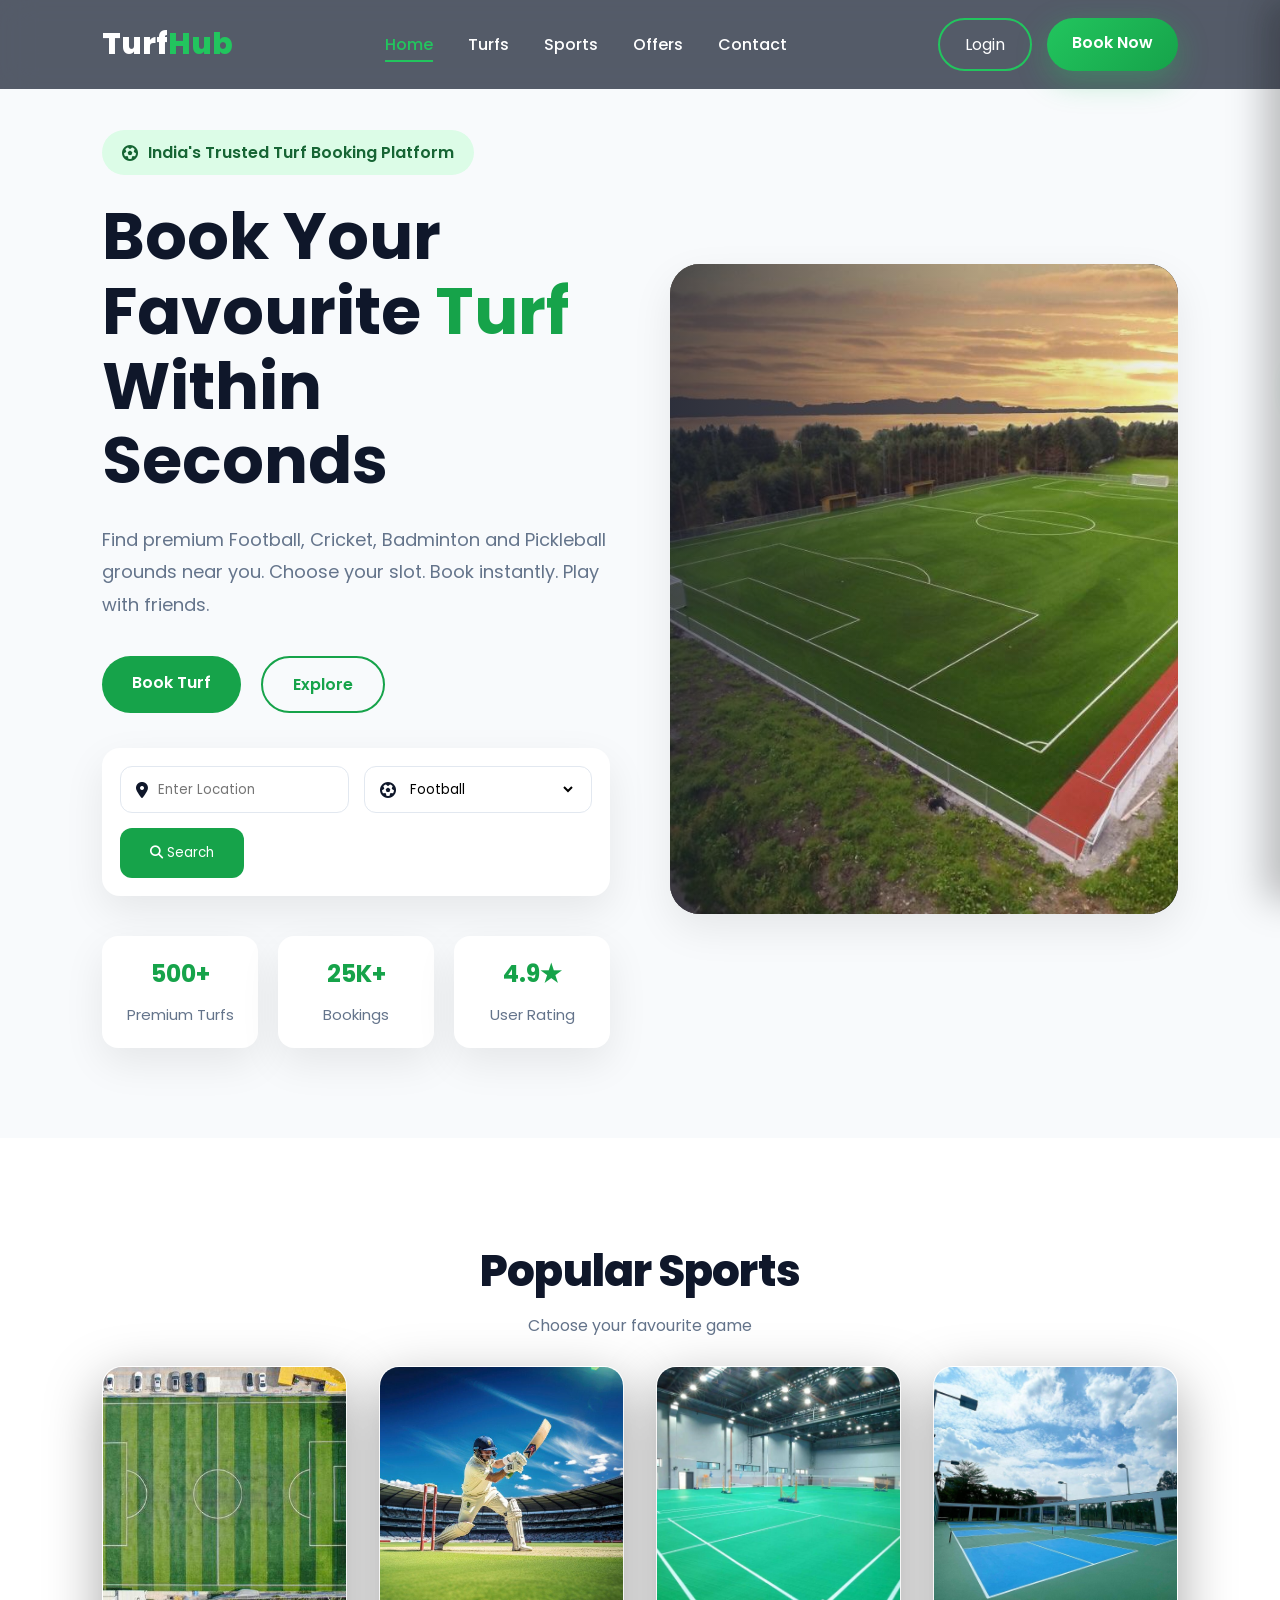
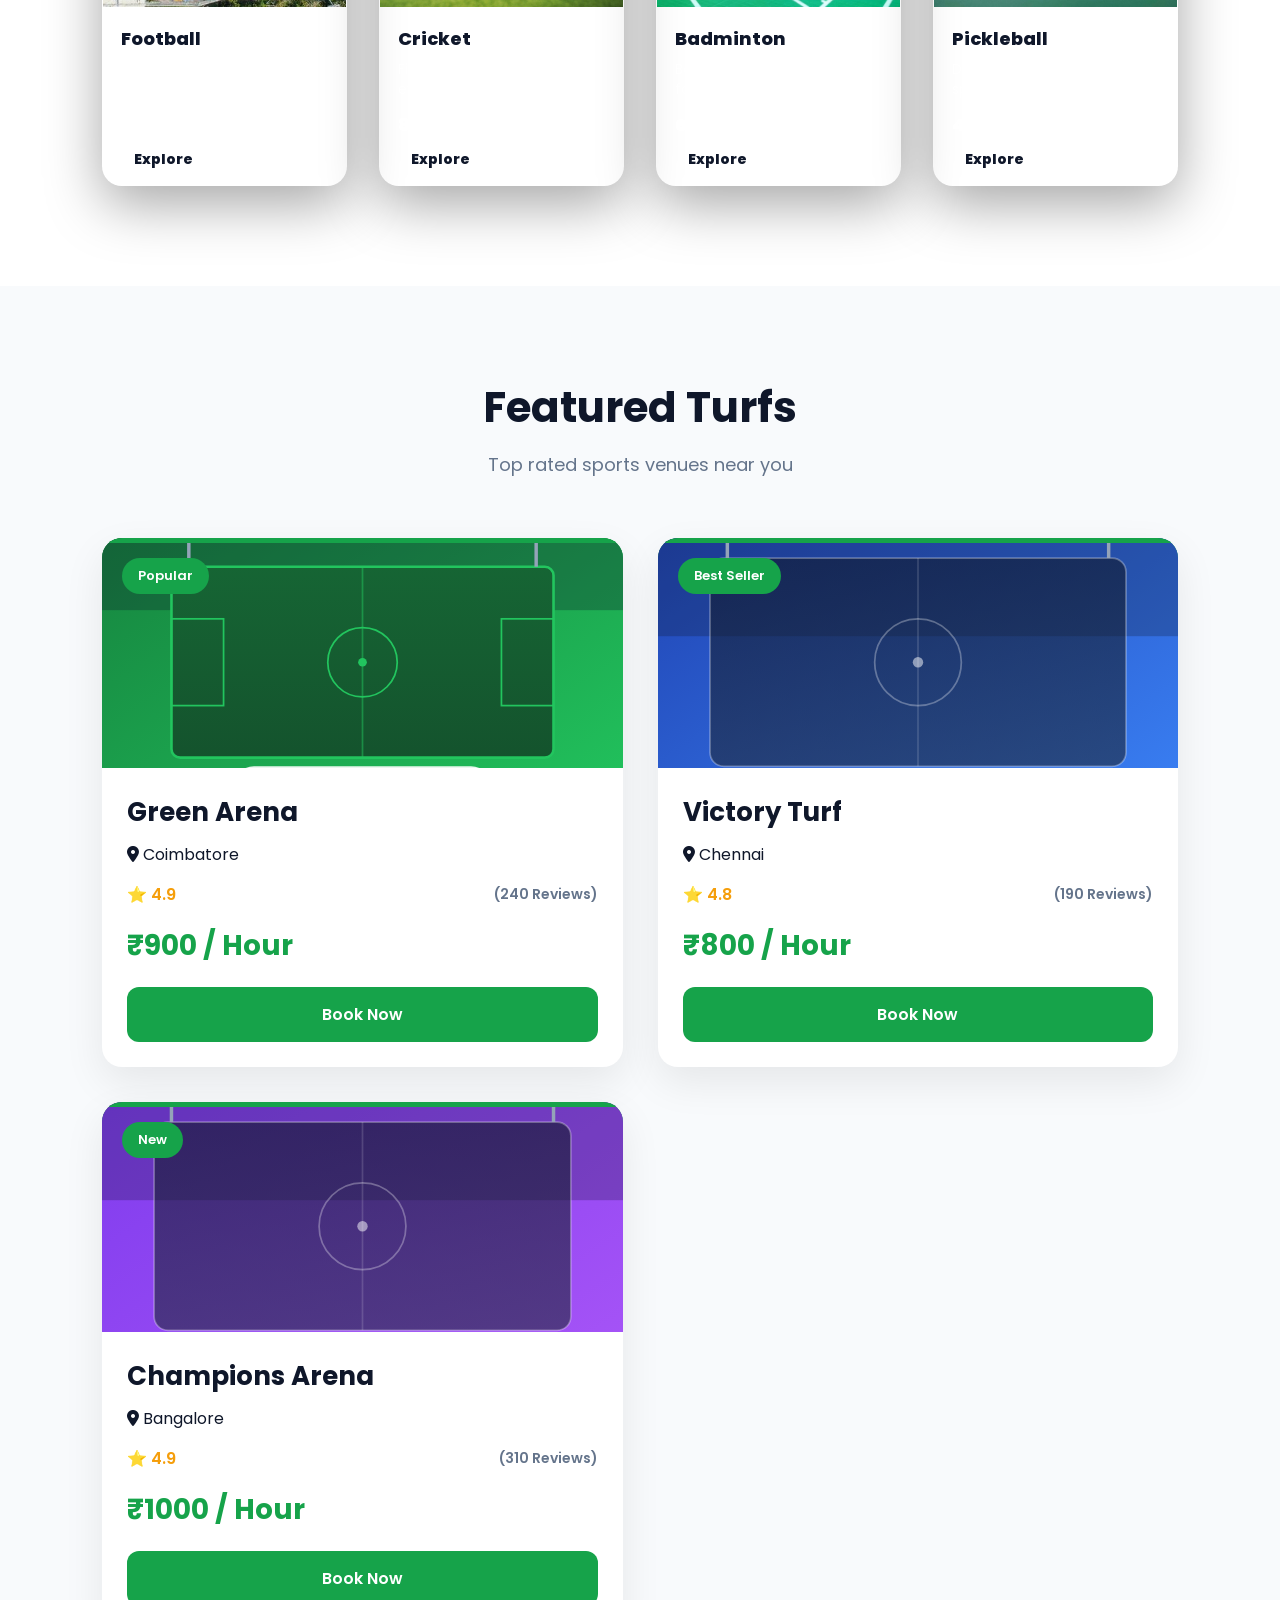
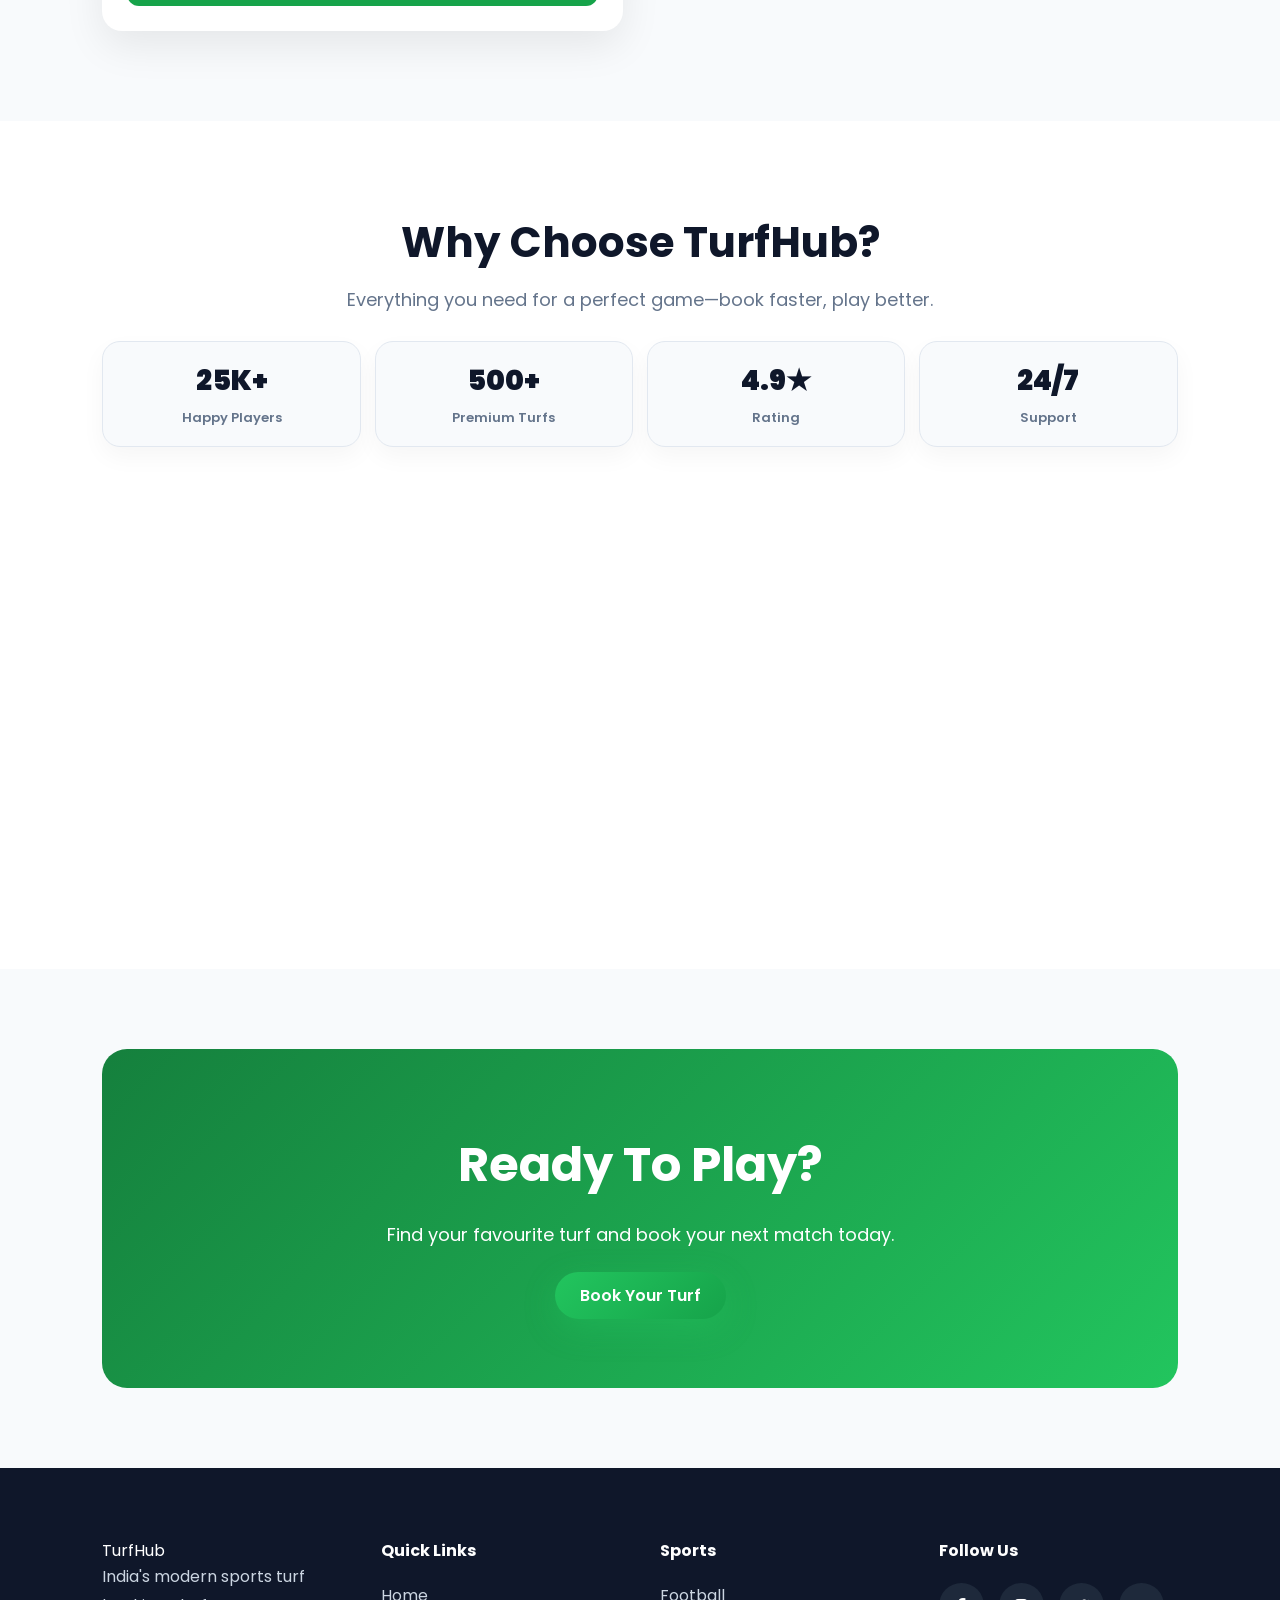
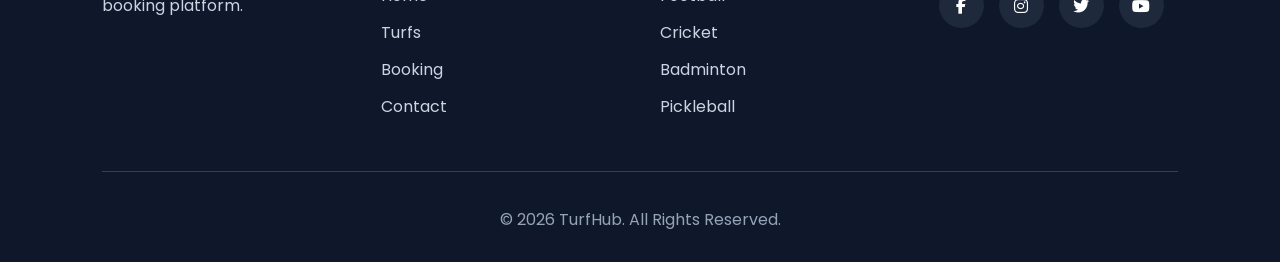
<file: index.html>
<!DOCTYPE html>
<html lang="en">

<head>

<meta charset="UTF-8">
<meta name="viewport" content="width=device-width, initial-scale=1.0">

<title>TurfHub | Premium Turf Booking</title>

<link rel="stylesheet" href="css/style.css">

<link rel="preconnect" href="https://fonts.googleapis.com">

<link href="https://fonts.googleapis.com/css2?family=Poppins:wght@300;400;500;600;700;800&display=swap" rel="stylesheet">

<link rel="stylesheet"
href="https://cdnjs.cloudflare.com/ajax/libs/font-awesome/6.6.0/css/all.min.css">

</head>

<body>

<!-- ================= NAVBAR ================= -->

<header>

<nav class="navbar">

<div class="logo">

Turf<span>Hub</span>

</div>

<!-- Desktop links -->
<ul class="nav-links">

<li><a href="#" data-active-href="index.html">Home</a></li>

<li><a href="turfs.html">Turfs</a></li>

<li><a href="#" data-active-href="#">Sports</a></li>

<li><a href="#" data-active-href="#">Offers</a></li>

<li><a href="#" data-active-href="#">Contact</a></li>

</ul>

<div class="nav-btns">

<a href="login.html" class="login-btn">Login</a>

<a href="booking.html" class="book-btn">

Book Now

</a>

</div>

<!-- Mobile drawer controls -->
<button
  class="nav-toggle"
  type="button"
  aria-label="Open navigation menu"
  aria-expanded="false"
  aria-controls="nav-drawer"
>
  <span class="burger" aria-hidden="true">
    <span></span>
    <span></span>
    <span></span>
  </span>
</button>

<div class="nav-backdrop" aria-hidden="true"></div>

<aside id="nav-drawer" class="nav-drawer" aria-label="Mobile navigation">

  <ul class="nav-links">

    <li><a href="#" data-active-href="index.html">Home</a></li>

    <li><a href="turfs.html">Turfs</a></li>

    <li><a href="#" data-active-href="#">Sports</a></li>

    <li><a href="#" data-active-href="#">Offers</a></li>

    <li><a href="#" data-active-href="#">Contact</a></li>

  </ul>

  <div class="nav-btns">

    <a href="login.html" class="login-btn">Login</a>

    <a href="booking.html" class="book-btn">Book Now</a>

  </div>

</aside>

</nav>

</header>

<!-- ================= HERO ================= -->

<section class="hero">

<div class="hero-left">

<div class="hero-tag">

<i class="fa-solid fa-futbol"></i>

India's Trusted Turf Booking Platform

</div>

<h1>

Book Your Favourite
<span>Turf</span>

Within Seconds

</h1>

<p>

Find premium Football, Cricket, Badminton and Pickleball
grounds near you.

Choose your slot.

Book instantly.

Play with friends.

</p>

<div class="hero-buttons">

<a href="#" class="primary-btn">

Book Turf

</a>

<a href="#" class="secondary-btn">

Explore

</a>

</div>

<div class="search-box">

<div class="search-item">

<i class="fa-solid fa-location-dot"></i>

<input
type="text"
placeholder="Enter Location">

</div>

<div class="search-item">

<i class="fa-solid fa-futbol"></i>

<select>

<option>Football</option>

<option>Cricket</option>

<option>Badminton</option>

<option>Pickleball</option>

</select>

</div>

<button>

<i class="fa-solid fa-magnifying-glass"></i>

Search

</button>

</div>

<div class="hero-stats">

<div class="stat-card">

<h2>500+</h2>

<p>Premium Turfs</p>

</div>

<div class="stat-card">

<h2>25K+</h2>

<p>Bookings</p>

</div>

<div class="stat-card">

<h2>4.9★</h2>

<p>User Rating</p>

</div>

</div>

</div>

<div class="hero-right">

  <!-- Premium hero image (local). Replace later by swapping images/hero/hero-banner.jpg -->
  <div class="hero-image">

    <!-- Fallback: use a local sports image if hero-banner.jpg is unavailable -->
    <picture>
      <source srcset="images/hero/hero-banner.jpg" type="image/jpeg">
      <img
        src="images/hero/hero-banner.jpg"
        alt="Football, cricket, badminton and pickleball players enjoying sports on modern turf facilities"
        loading="eager"
      />
    </picture>

    <div class="hero-image__overlay" aria-hidden="true"></div>

  </div>

</div>

</section>

<!-- ================= SPORTS ================= -->

<section class="sports">

<div class="sports-header">
  <h2 class="sports-title">Popular Sports</h2>
  <p class="sports-subtitle">Choose your favourite game</p>
</div>

<div class="sports-grid">

  <a class="sport-card" href="turfs.html?sport=football" aria-label="Explore Football">
    <div class="sport-card__media">
      <img src="images/sports/football.jpg" alt="Football" />
      <div class="sport-card__overlay"></div>
    </div>

    <div class="sport-card__body">
      <h3 class="sport-card__name">Football</h3>
      <p class="sport-card__desc">Book verified football grounds near you.</p>
      <div class="sport-card__meta">
        <span class="sport-card__meta-value">120+</span>
        <span class="sport-card__meta-label">Grounds</span>
      </div>
      <div class="sport-card__cta">
        <span>Explore</span>
        <span class="sport-card__arrow" aria-hidden="true">→</span>
      </div>
    </div>
  </a>

  <a class="sport-card" href="turfs.html?sport=cricket" aria-label="Explore Cricket">
    <div class="sport-card__media">
      <img src="images/sports/cricket.jpg" alt="Cricket" />
      <div class="sport-card__overlay"></div>
    </div>

    <div class="sport-card__body">
      <h3 class="sport-card__name">Cricket</h3>
      <p class="sport-card__desc">Find curated cricket turfs for every match.</p>
      <div class="sport-card__meta">
        <span class="sport-card__meta-value">80+</span>
        <span class="sport-card__meta-label">Grounds</span>
      </div>
      <div class="sport-card__cta">
        <span>Explore</span>
        <span class="sport-card__arrow" aria-hidden="true">→</span>
      </div>
    </div>
  </a>

  <a class="sport-card" href="turfs.html?sport=badminton" aria-label="Explore Badminton">
    <div class="sport-card__media">
      <img src="images/sports/badminton.jpg" alt="Badminton" />
      <div class="sport-card__overlay"></div>
    </div>

    <div class="sport-card__body">
      <h3 class="sport-card__name">Badminton</h3>
      <p class="sport-card__desc">Book well-maintained courts for fast rallies.</p>
      <div class="sport-card__meta">
        <span class="sport-card__meta-value">60+</span>
        <span class="sport-card__meta-label">Courts</span>
      </div>
      <div class="sport-card__cta">
        <span>Explore</span>
        <span class="sport-card__arrow" aria-hidden="true">→</span>
      </div>
    </div>
  </a>

  <a class="sport-card" href="turfs.html?sport=pickleball" aria-label="Explore Pickleball">
    <div class="sport-card__media">
      <img src="images/sports/pickleball.jpg" alt="Pickleball" />
      <div class="sport-card__overlay"></div>
    </div>

    <div class="sport-card__body">
      <h3 class="sport-card__name">Pickleball</h3>
      <p class="sport-card__desc">Discover courts built for speed and fun.</p>
      <div class="sport-card__meta">
        <span class="sport-card__meta-value">40+</span>
        <span class="sport-card__meta-label">Courts</span>
      </div>
      <div class="sport-card__cta">
        <span>Explore</span>
        <span class="sport-card__arrow" aria-hidden="true">→</span>
      </div>
    </div>
  </a>

</div>

</section>

<!-- Featured Turf section continues in Part 2 -->



<!-- ================= FEATURED TURFS ================= -->

<section class="featured">

    <div class="section-title">

        <h2>Featured Turfs</h2>

        <p>Top rated sports venues near you</p>

    </div>

    <div class="cards">

        <div class="card">

            <div class="badge">Popular</div>

            <div class="card-img">
                <img src="images/turfs/green-arena.svg" alt="Green Arena Turf" loading="lazy" />
            </div>

            <div class="card-content">

                <h3>Green Arena</h3>

                <p>
                    <i class="fa-solid fa-location-dot"></i>
                    Coimbatore
                </p>

                <div class="rating">

                    ⭐ 4.9

                    <span>(240 Reviews)</span>

                </div>

                <h4>₹900 / Hour</h4>

                <button>Book Now</button>

            </div>

        </div>

        <div class="card">

            <div class="badge">Best Seller</div>

            <div class="card-img">
                <img src="images/turfs/victory-turf.svg" alt="Victory Turf" loading="lazy" />
            </div>

            <div class="card-content">

                <h3>Victory Turf</h3>

                <p>
                    <i class="fa-solid fa-location-dot"></i>
                    Chennai
                </p>

                <div class="rating">

                    ⭐ 4.8

                    <span>(190 Reviews)</span>

                </div>

                <h4>₹800 / Hour</h4>

                <button>Book Now</button>

            </div>

        </div>

        <div class="card">

            <div class="badge">New</div>

            <div class="card-img">
                <img src="images/turfs/champions-arena.svg" alt="Champions Arena Turf" loading="lazy" />
            </div>

            <div class="card-content">

                <h3>Champions Arena</h3>

                <p>
                    <i class="fa-solid fa-location-dot"></i>
                    Bangalore
                </p>

                <div class="rating">

                    ⭐ 4.9

                    <span>(310 Reviews)</span>

                </div>

                <h4>₹1000 / Hour</h4>

                <button>Book Now</button>

            </div>

        </div>

    </div>

</section>

<!-- ================= WHY CHOOSE TURFHUB ================= -->

<section class="why-us" id="why-us">
  <div class="why-us__container">
    <div class="why-us__header section-title">
      <h2>Why Choose TurfHub?</h2>
      <p>Everything you need for a perfect game—book faster, play better.</p>
    </div>

    <div class="why-us__stats" aria-label="TurfHub key stats">
      <div class="why-us__stat">
        <div class="why-us__stat-value">25K+</div>
        <div class="why-us__stat-label">Happy Players</div>
      </div>
      <div class="why-us__stat">
        <div class="why-us__stat-value">500+</div>
        <div class="why-us__stat-label">Premium Turfs</div>
      </div>
      <div class="why-us__stat">
        <div class="why-us__stat-value">4.9★</div>
        <div class="why-us__stat-label">Rating</div>
      </div>
      <div class="why-us__stat">
        <div class="why-us__stat-value">24/7</div>
        <div class="why-us__stat-label">Support</div>
      </div>
    </div>

    <div class="why-us__grid" role="list">
      <div class="why-us__card" role="listitem">
        <div class="why-us__icon" aria-hidden="true">
          <i class="fa-solid fa-bolt"></i>
        </div>
        <h3 class="why-us__card-title">Instant Booking</h3>
        <p class="why-us__card-desc">Reserve your slot in seconds with real-time availability.</p>
      </div>

      <div class="why-us__card" role="listitem">
        <div class="why-us__icon" aria-hidden="true">
          <i class="fa-solid fa-lock"></i>
        </div>
        <h3 class="why-us__card-title">Secure Payments</h3>
        <p class="why-us__card-desc">Safe and reliable transactions—no surprises.</p>
      </div>

      <div class="why-us__card" role="listitem">
        <div class="why-us__icon" aria-hidden="true">
          <i class="fa-solid fa-trophy"></i>
        </div>
        <h3 class="why-us__card-title">Premium Grounds</h3>
        <p class="why-us__card-desc">Verified venues with modern facilities and great turf.</p>
      </div>

      <div class="why-us__card" role="listitem">
        <div class="why-us__icon" aria-hidden="true">
          <i class="fa-solid fa-headset"></i>
        </div>
        <h3 class="why-us__card-title">24/7 Support</h3>
        <p class="why-us__card-desc">We’re here whenever you need help—fast responses.</p>
      </div>
    </div>
  </div>
</section>

<!-- ================= CTA ================= -->

<section class="cta">

    <h2>Ready To Play?</h2>

    <p>Find your favourite turf and book your next match today.</p>

    <a href="booking.html" class="book-btn">

        Book Your Turf

    </a>

</section>

<!-- ================= FOOTER ================= -->

<footer>

    <div class="footer-grid">

        <div>

TurfHub</h3>

            <p>

                India's modern sports turf booking platform.

            </p>

        </div>

        <div>

            <h4>Quick Links</h4>

            <ul>

                <li>Home</li>

                <li>Turfs</li>

                <li>Booking</li>

                <li>Contact</li>

            </ul>

        </div>

        <div>

            <h4>Sports</h4>

            <ul>

                <li>Football</li>

                <li>Cricket</li>

                <li>Badminton</li>

                <li>Pickleball</li>

            </ul>

        </div>

        <div>

            <h4>Follow Us</h4>

            <div class="social">

                <i class="fab fa-facebook-f"></i>

                <i class="fab fa-instagram"></i>

                <i class="fab fa-twitter"></i>

                <i class="fab fa-youtube"></i>

            </div>

        </div>

    </div>

    <hr>

    <p class="copyright">

© 2026 TurfHub. All Rights Reserved.

    </p>

</footer>

<script src="js/main.js"></script>

</body>

</html>
</file>
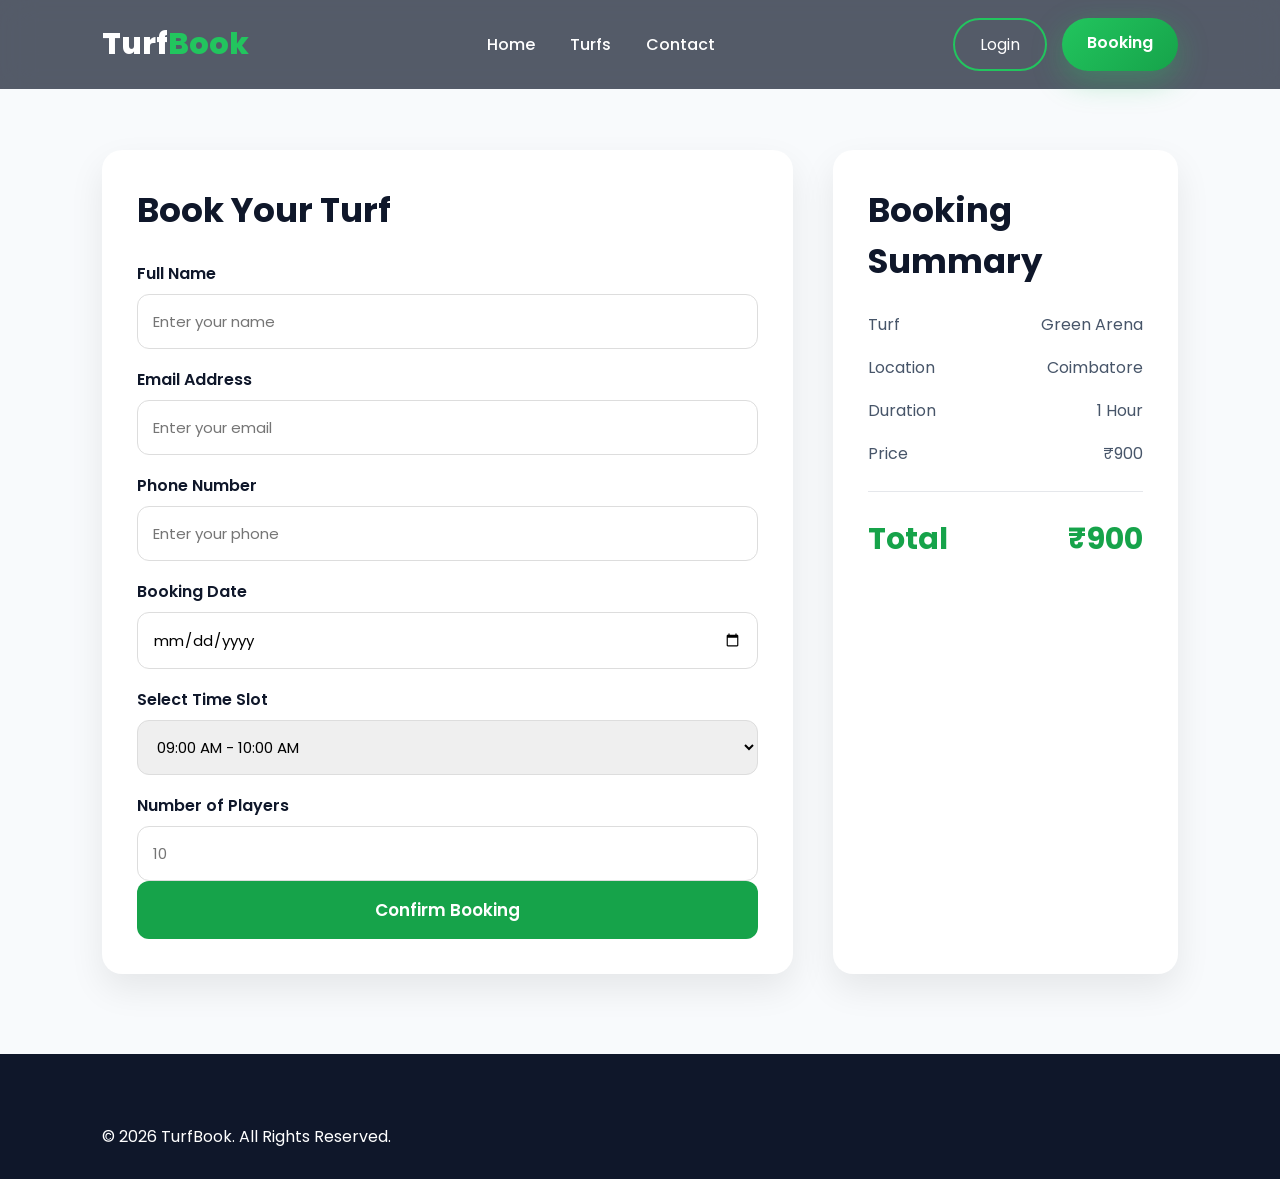
<file: booking.html>
<!DOCTYPE html>
<html lang="en">

<head>

<meta charset="UTF-8">
<meta name="viewport" content="width=device-width, initial-scale=1.0">

<title>Book Turf | TurfBook</title>

<link rel="stylesheet" href="css/style.css">

<link href="https://fonts.googleapis.com/css2?family=Poppins:wght@300;400;500;600;700;800&display=swap" rel="stylesheet">

<link rel="stylesheet"
href="https://cdnjs.cloudflare.com/ajax/libs/font-awesome/6.6.0/css/all.min.css">

</head>

<body>

<header>

<nav class="navbar">

<div class="logo">

Turf<span>Book</span>

</div>

<ul class="nav-links">

<li><a href="index.html">Home</a></li>

<li><a href="turfs.html">Turfs</a></li>

<li><a href="contact.html">Contact</a></li>

</ul>

<div class="nav-btns">

<a href="login.html" class="login-btn">

Login

</a>

<a href="#" class="book-btn">

Booking

</a>

</div>

</nav>

</header>

<section class="booking-page">

<div class="booking-grid">

<div class="booking-form">

<h2>

Book Your Turf

</h2>

<form>

<label>

Full Name

</label>

<input type="text" placeholder="Enter your name">

<label>

Email Address

</label>

<input type="email" placeholder="Enter your email">

<label>

Phone Number

</label>

<input type="tel" placeholder="Enter your phone">

<label>

Booking Date

</label>

<input type="date">

<label>

Select Time Slot</label>

<select>

<option>09:00 AM - 10:00 AM</option>

<option>10:00 AM - 11:00 AM</option>

<option>05:00 PM - 06:00 PM</option>

<option>08:00 PM - 09:00 PM</option>

</select>

<label>

Number of Players

</label>

<input type="number" placeholder="10">

<button type="submit" class="login-submit">

Confirm Booking

</button>

</form>

</div>

<div class="booking-summary">

<h2>

Booking Summary

</h2>

<div class="summary-box">

<p>

Turf

<span>

Green Arena

</span>

</p>

<p>

Location

<span>

Coimbatore

</span>

</p>

<p>

Duration

<span>

1 Hour

</span>

</p>

<p>

Price

<span>

₹900

</span>

</p>

<hr>

<h3>

Total

<span>

₹900

</span>

</h3>

</div>

</div>

</div>

</section>

<footer>

<p>

© 2026 TurfBook. All Rights Reserved.

</p>

</footer>

<script src="js/main.js"></script>

</body>

</html>
</file>
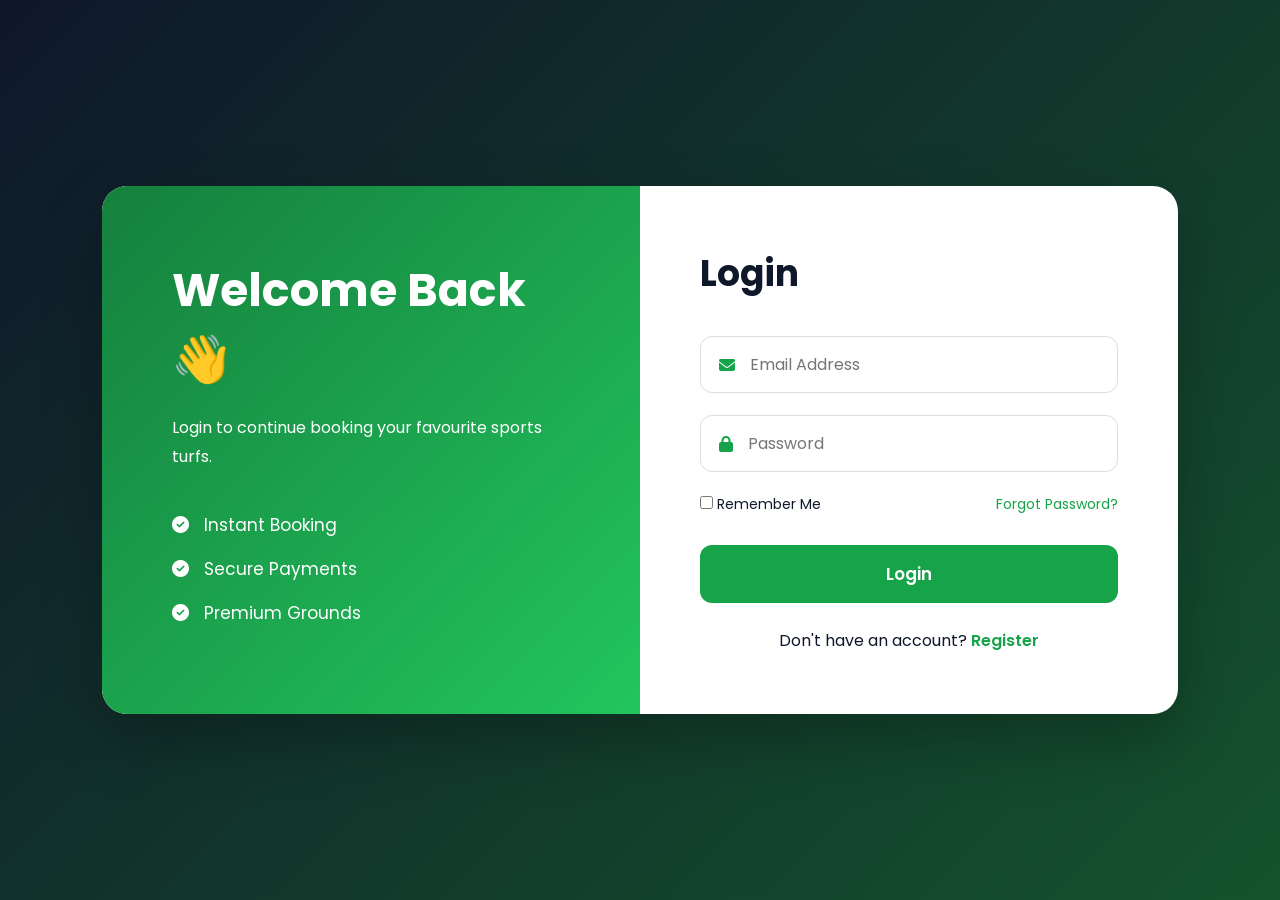
<file: login.html>
<!DOCTYPE html>
<html lang="en">

<head>

<meta charset="UTF-8">
<meta name="viewport" content="width=device-width, initial-scale=1.0">

<title>Login | TurfBook</title>

<link rel="stylesheet" href="css/style.css">

<link href="https://fonts.googleapis.com/css2?family=Poppins:wght@300;400;500;600;700&display=swap" rel="stylesheet">

<link rel="stylesheet"
href="https://cdnjs.cloudflare.com/ajax/libs/font-awesome/6.6.0/css/all.min.css">

</head>

<body>

<section class="login-page">

<div class="login-container">

<div class="login-left">

<h1>Welcome Back 👋</h1>

<p>

Login to continue booking your favourite sports turfs.

</p>

<ul>

<li><i class="fa-solid fa-circle-check"></i> Instant Booking</li>

<li><i class="fa-solid fa-circle-check"></i> Secure Payments</li>

<li><i class="fa-solid fa-circle-check"></i> Premium Grounds</li>

</ul>

</div>

<div class="login-right">

<h2>Login</h2>

<form>

<div class="input-box">

<i class="fa-solid fa-envelope"></i>

<input
type="email"
placeholder="Email Address">

</div>

<div class="input-box">

<i class="fa-solid fa-lock"></i>

<input
type="password"
placeholder="Password">

</div>

<div class="remember">

<label>

<input type="checkbox">

Remember Me

</label>

<a href="#">Forgot Password?</a>

</div>

<button class="login-submit">

Login

</button>

<p class="register-text">

Don't have an account?

<a href="register.html">

Register

</a>

</p>

</form>

</div>

</div>

</section>

<script src="js/main.js"></script>

</body>

</html>
</file>
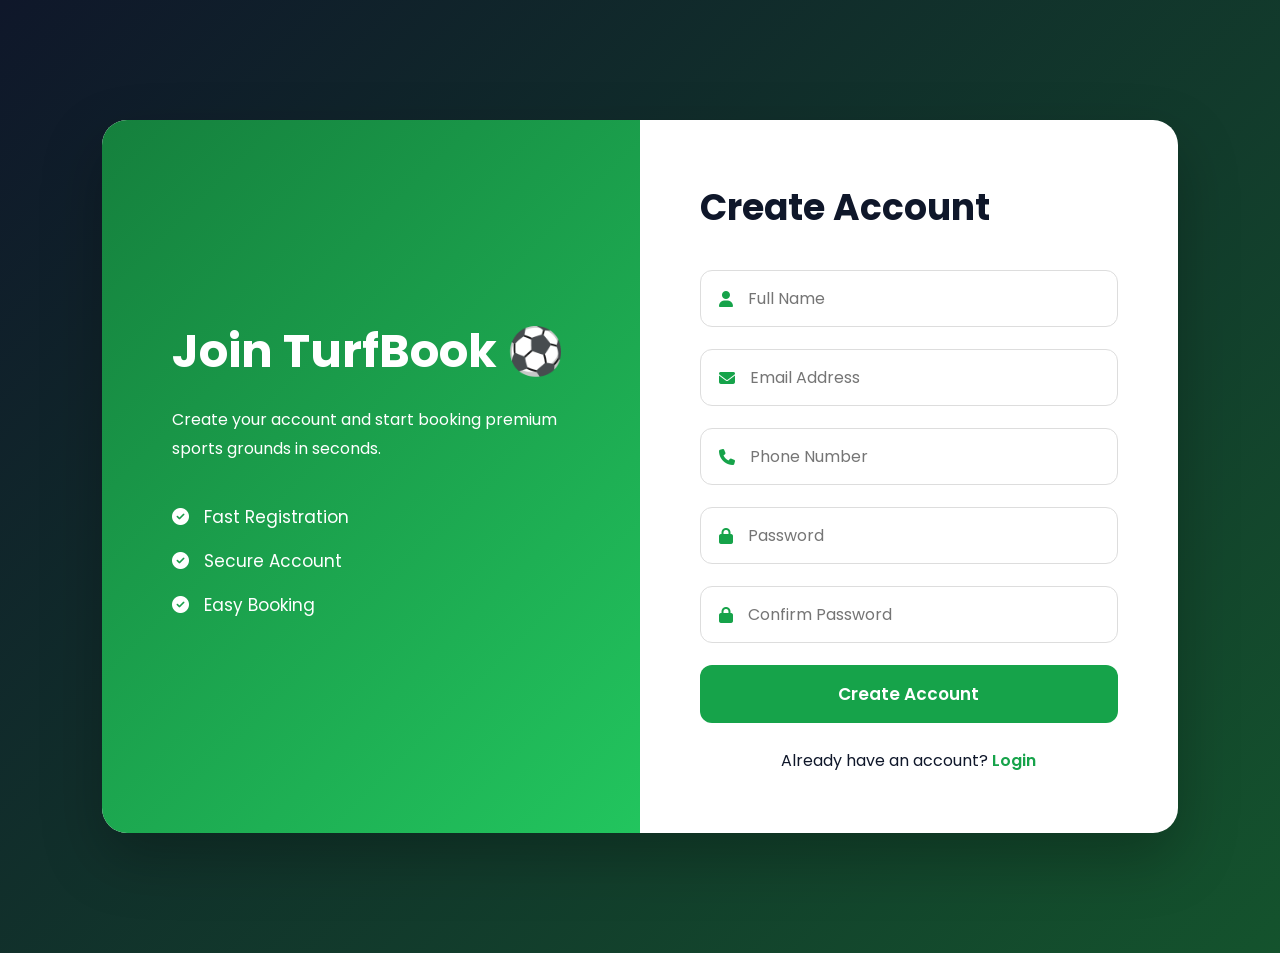
<file: register.html>
<!DOCTYPE html>
<html lang="en">

<head>

<meta charset="UTF-8">
<meta name="viewport" content="width=device-width, initial-scale=1.0">

<title>Register | TurfBook</title>

<link rel="stylesheet" href="css/style.css">

<link href="https://fonts.googleapis.com/css2?family=Poppins:wght@300;400;500;600;700&display=swap" rel="stylesheet">

<link rel="stylesheet"
href="https://cdnjs.cloudflare.com/ajax/libs/font-awesome/6.6.0/css/all.min.css">

</head>

<body>

<section class="login-page">

<div class="login-container">

<div class="login-left">

<h1>Join TurfBook ⚽</h1>

<p>

Create your account and start booking premium sports grounds in seconds.

</p>

<ul>

<li><i class="fa-solid fa-circle-check"></i> Fast Registration</li>

<li><i class="fa-solid fa-circle-check"></i> Secure Account</li>

<li><i class="fa-solid fa-circle-check"></i> Easy Booking</li>

</ul>

</div>

<div class="login-right">

<h2>Create Account</h2>

<form>

<div class="input-box">

<i class="fa-solid fa-user"></i>

<input
type="text"
placeholder="Full Name">

</div>

<div class="input-box">

<i class="fa-solid fa-envelope"></i>

<input
type="email"
placeholder="Email Address">

</div>

<div class="input-box">

<i class="fa-solid fa-phone"></i>

<input
type="tel"
placeholder="Phone Number">

</div>

<div class="input-box">

<i class="fa-solid fa-lock"></i>

<input
type="password"
placeholder="Password">

</div>

<div class="input-box">

<i class="fa-solid fa-lock"></i>

<input
type="password"
placeholder="Confirm Password">

</div>

<button class="login-submit">

Create Account

</button>

<p class="register-text">

Already have an account?

<a href="login.html">

Login

</a>

</p>

</form>

</div>

</div>

</section>

<script src="js/main.js"></script>

</body>

</html>
</file>
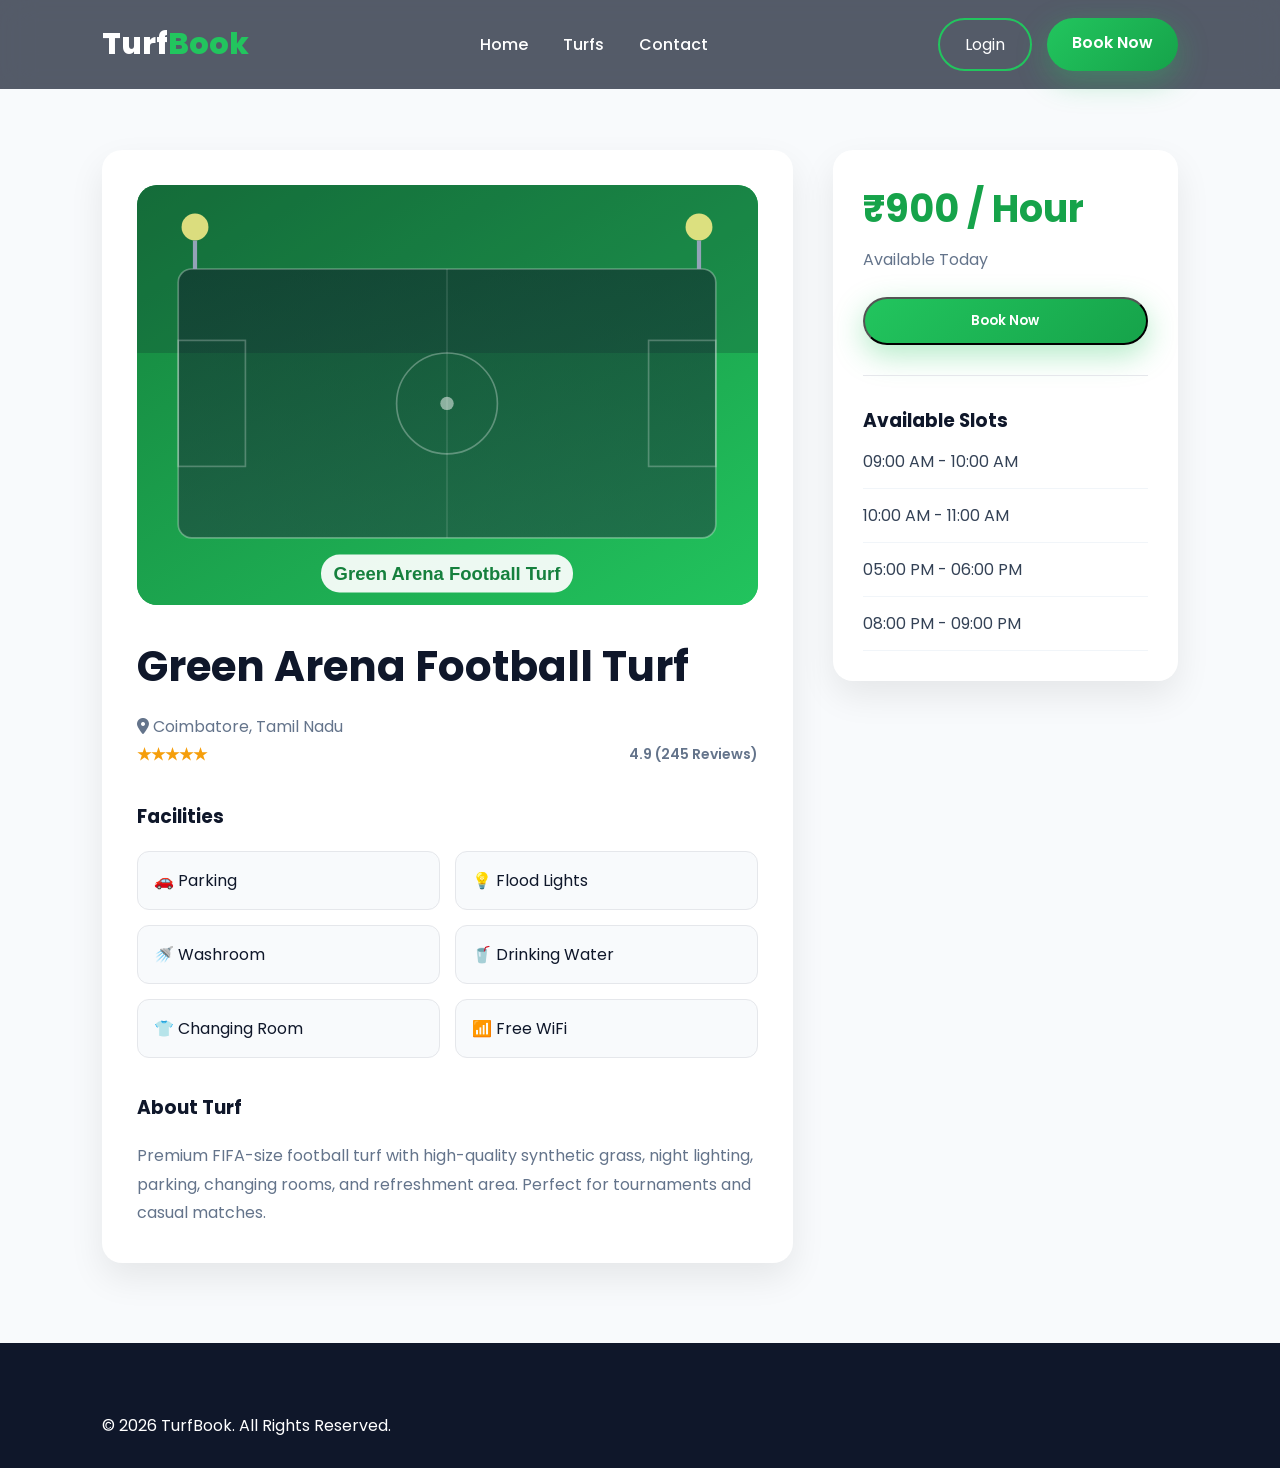
<file: turf-details.html>
<!DOCTYPE html>
<html lang="en">

<head>

<meta charset="UTF-8">
<meta name="viewport" content="width=device-width, initial-scale=1.0">

<title>Turf Details | TurfBook</title>

<link rel="stylesheet" href="css/style.css">

<link href="https://fonts.googleapis.com/css2?family=Poppins:wght@300;400;500;600;700;800&display=swap" rel="stylesheet">

<link rel="stylesheet"
href="https://cdnjs.cloudflare.com/ajax/libs/font-awesome/6.6.0/css/all.min.css">

</head>

<body>

<header>

<nav class="navbar">

<div class="logo">
Turf<span>Book</span>
</div>

<ul class="nav-links">

<li><a href="index.html">Home</a></li>

<li><a href="turfs.html">Turfs</a></li>

<li><a href="#">Contact</a></li>

</ul>

<div class="nav-btns">

<a href="login.html" class="login-btn">Login</a>

<a href="booking.html" class="book-btn">Book Now</a>

</div>

</nav>

</header>

<section class="details-page">

<div class="details-grid">

<div class="details-left">

        <div class="card-img large">
            <img src="images/turfs/turf-gallery.svg" alt="Green Arena Football Turf Gallery" />
        </div>

<h1>Green Arena Football Turf</h1>

<p>

<i class="fa-solid fa-location-dot"></i>

Coimbatore, Tamil Nadu

</p>

<div class="rating">

★★★★★

<span>4.9 (245 Reviews)</span>

</div>

<h3>Facilities</h3>

<div class="facility-grid">

<div>🚗 Parking</div>

<div>💡 Flood Lights</div>

<div>🚿 Washroom</div>

<div>🥤 Drinking Water</div>

<div>👕 Changing Room</div>

<div>📶 Free WiFi</div>

</div>

<h3>About Turf</h3>

<p>

Premium FIFA-size football turf with high-quality synthetic grass,
night lighting, parking, changing rooms, and refreshment area.

Perfect for tournaments and casual matches.

</p>

</div>

<aside class="booking-card">

<h2>₹900 / Hour</h2>

<p>Available Today</p>

<button class="book-btn">

Book Now

</button>

<hr>

<h3>Available Slots</h3>

<ul>

<li>09:00 AM - 10:00 AM</li>

<li>10:00 AM - 11:00 AM</li>

<li>05:00 PM - 06:00 PM</li>

<li>08:00 PM - 09:00 PM</li>

</ul>

</aside>

</div>

</section>

<footer>

<p>

© 2026 TurfBook. All Rights Reserved.

</p>

</footer>

<script src="js/main.js"></script>

</body>

</html>
</file>
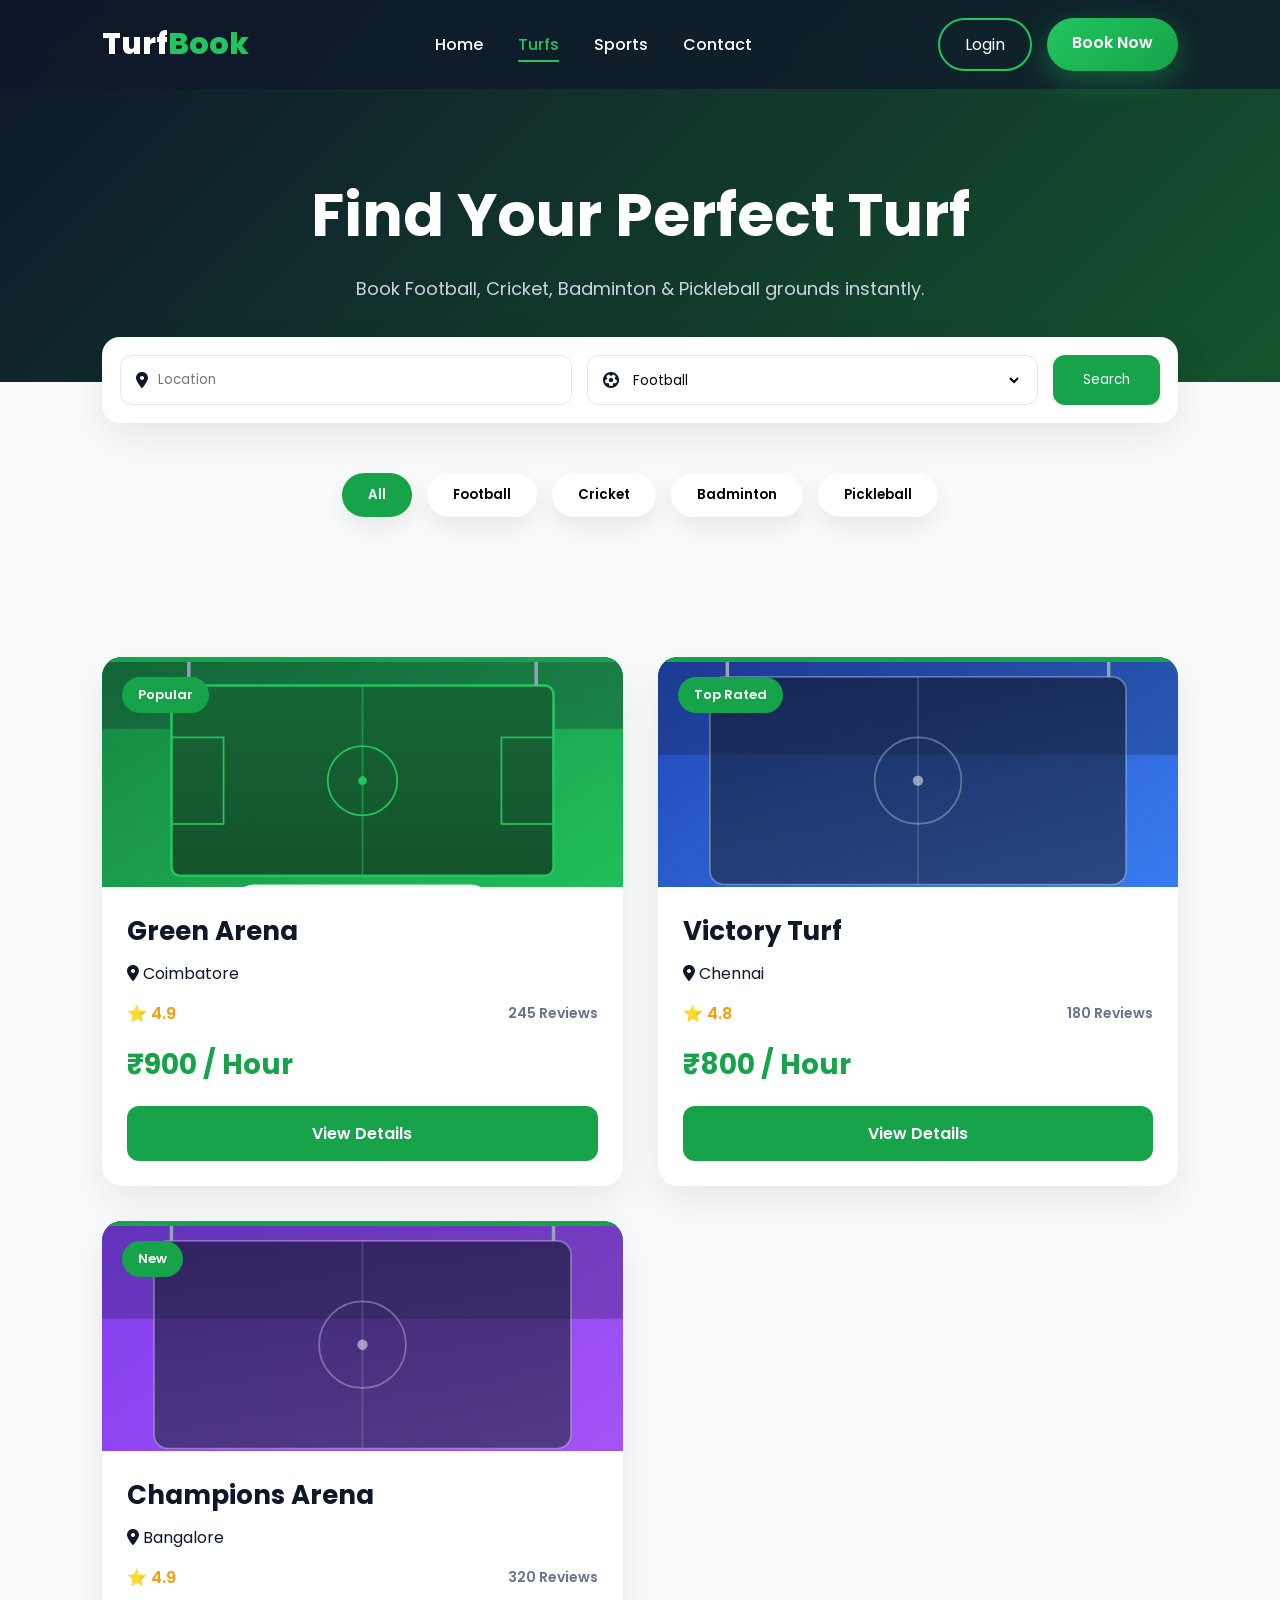
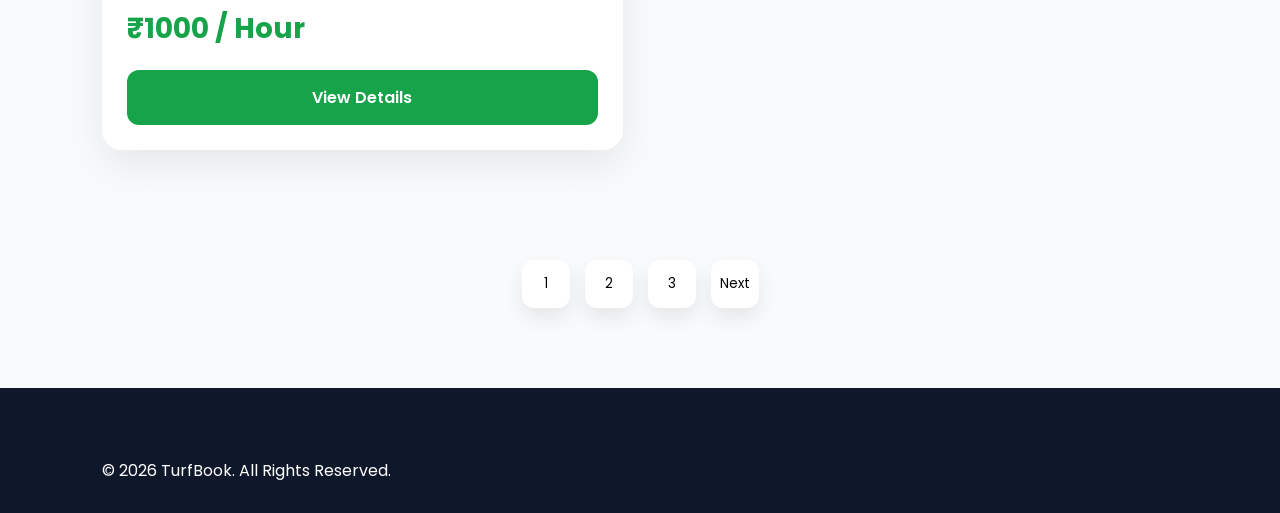
<file: turfs.html>
<!DOCTYPE html>
<html lang="en">

<head>

<meta charset="UTF-8">
<meta name="viewport" content="width=device-width, initial-scale=1.0">

<title>Browse Turfs | TurfBook</title>

<link rel="stylesheet" href="css/style.css">

<link href="https://fonts.googleapis.com/css2?family=Poppins:wght@300;400;500;600;700;800&display=swap" rel="stylesheet">

<link rel="stylesheet"
href="https://cdnjs.cloudflare.com/ajax/libs/font-awesome/6.6.0/css/all.min.css">

</head>

<body>

<!--================ NAVBAR ================-->

<header>

<nav class="navbar">

<div class="logo">

Turf<span>Book</span>

</div>

<ul class="nav-links">

<li><a href="index.html">Home</a></li>

<li><a href="turfs.html">Turfs</a></li>

<li><a href="#">Sports</a></li>

<li><a href="#">Contact</a></li>

</ul>

<div class="nav-btns">

<a href="login.html" class="login-btn">

Login

</a>

<a href="booking.html" class="book-btn">

Book Now

</a>

</div>

</nav>

</header>

<!--================ PAGE HEADER ================-->

<section class="listing-hero">

<h1>

Find Your Perfect Turf

</h1>

<p>

Book Football, Cricket, Badminton & Pickleball grounds instantly.

</p>

</section>

<!--================ SEARCH ================-->

<section class="listing-search">

<div class="search-box">

<div class="search-item">

<i class="fa-solid fa-location-dot"></i>

<input
type="text"
placeholder="Location">

</div>

<div class="search-item">

<i class="fa-solid fa-futbol"></i>

<select>

<option>Football</option>

<option>Cricket</option>

<option>Badminton</option>

<option>Pickleball</option>

</select>

</div>

<button>

Search

</button>

</div>

</section>

<!--================ FILTERS ================-->

<section class="filters">

<button class="active">

All

</button>

<button>

Football

</button>

<button>

Cricket

</button>

<button>

Badminton

</button>

<button>

Pickleball

</button>

</section>

<!--================ TURF LIST ================-->

<section class="cards">

        <div class="card">

            <div class="badge">

                Popular

            </div>

            <div class="card-img">
                <img src="images/turfs/green-arena.svg" alt="Green Arena" loading="lazy" />
            </div>

<div class="card-content">

<h3>

Green Arena

</h3>

<p>

<i class="fa-solid fa-location-dot"></i>

Coimbatore

</p>

<div class="rating">

⭐ 4.9

<span>

245 Reviews

</span>

</div>

<h4>

₹900 / Hour

</h4>

<button>

View Details

</button>

</div>

</div>

        <div class="card">

            <div class="badge">

                Top Rated

            </div>

            <div class="card-img">
                <img src="images/turfs/victory-turf.svg" alt="Victory Turf" loading="lazy" />
            </div>

<div class="card-content">

<h3>

Victory Turf

</h3>

<p>

<i class="fa-solid fa-location-dot"></i>

Chennai

</p>

<div class="rating">

⭐ 4.8

<span>

180 Reviews

</span>

</div>

<h4>

₹800 / Hour

</h4>

<button>

View Details

</button>

</div>

</div>

        <div class="card">

            <div class="badge">

                New

            </div>

            <div class="card-img">
                <img src="images/turfs/champions-arena.svg" alt="Champions Arena" loading="lazy" />
            </div>

<div class="card-content">

<h3>

Champions Arena

</h3>

<p>

<i class="fa-solid fa-location-dot"></i>

Bangalore

</p>

<div class="rating">

⭐ 4.9

<span>

320 Reviews

</span>

</div>

<h4>

₹1000 / Hour

</h4>

<button>

View Details

</button>

</div>

</div>

</section>

<!--================ PAGINATION ================-->

<section class="pagination">

<button>

1

</button>

<button>

2

</button>

<button>

3

</button>

<button>

Next

</button>

</section>

<!--================ FOOTER ================-->

<footer>

<p>

© 2026 TurfBook. All Rights Reserved.

</p>

</footer>

<script src="js/main.js"></script>

</body>

</html>
</file>
<file: css/style.css>
/*=====================================
  GOOGLE FONT
=====================================*/
@import url('https://fonts.googleapis.com/css2?family=Poppins:wght@300;400;500;600;700;800&display=swap');

/*=====================================
  ROOT VARIABLES
=====================================*/
:root{
    --primary:#16a34a;
    --secondary:#22c55e;
    --dark:#0f172a;
    --dark-light:#1e293b;
    --light:#f8fafc;
    --white:#ffffff;
    --gray:#64748b;
    --border:#e2e8f0;
    --shadow:0 15px 40px rgba(0,0,0,.08);
    --radius:16px;
    --transition:.35s ease;
}

/*=====================================
  RESET
=====================================*/
*{
    margin:0;
    padding:0;
    box-sizing:border-box;
    font-family:'Poppins',sans-serif;
}

html{
    scroll-behavior:smooth;
}

body{
    background:var(--light);
    color:var(--dark);
    overflow-x:hidden;
}

img{
    max-width:100%;
    display:block;
}

a{
    text-decoration:none;
}

ul{
    list-style:none;
}

section{
    padding:90px 8%;
}

/*=====================================
  SCROLLBAR
=====================================*/
::-webkit-scrollbar{
    width:10px;
}

::-webkit-scrollbar-thumb{
    background:var(--primary);
    border-radius:20px;
}

::-webkit-scrollbar-track{
    background:#eef2f7;
}

/*=====================================
  NAVBAR
=====================================*/

/* Reserve space for fixed navbar so anchors aren't hidden */
html{ scroll-padding-top: 110px; }

.navbar{

    position:fixed;

    top:0;

    left:0;

    width:100%;

    display:flex;

    justify-content:space-between;

    align-items:center;

    padding:18px 8%;

    background:rgba(15,23,42,.70);

    backdrop-filter:blur(16px);

    z-index:999;

    transition: background .25s ease, box-shadow .25s ease, padding .25s ease;

}

.navbar.is-scrolled{

    background:rgba(15,23,42,.92);

    box-shadow:0 10px 30px rgba(0,0,0,.15);

}

.logo{

    font-size:30px;

    font-weight:800;

    color:white;

}

.logo span{

    color:var(--secondary);

}

.nav-links{

    display:flex;

    gap:35px;

}

.nav-links a{

    color:white;

    font-weight:500;

    position:relative;

    transition:.3s;

}

.nav-links a:hover{

    color:var(--secondary);

}

.nav-links a::after{

    content:"";

    position:absolute;

    bottom:-6px;

    left:0;

    width:0;

    height:2px;

    background:var(--secondary);

    transition:.3s;

}

.nav-links a:hover::after{

    width:100%;

}

.nav-links a.active{

    color:var(--secondary);

}

.nav-links a.active::after{

    width:100%;

}

.nav-btns{

    display:flex;

    gap:15px;

}

.login-btn{

    padding:12px 25px;

    border:2px solid var(--secondary);

    border-radius:40px;

    color:white;

    transition:.3s;

}

.login-btn:hover{

    background:var(--secondary);

}

.book-btn{

    padding:12px 25px;

    border-radius:40px;

    background:linear-gradient(135deg,#22c55e,#16a34a);

    color:white;

    font-weight:600;

    transition:.3s;

    box-shadow:0 10px 30px rgba(34,197,94,.35);

}

.book-btn:hover{

    transform:translateY(-3px);

}

/* ===== Mobile drawer (<= 992px) ===== */
.nav-toggle{

    display:none;

    border:none;

    background:transparent;

    color:white;

    cursor:pointer;

    padding:10px;

}

.nav-toggle:focus-visible{

    outline:2px solid var(--secondary);

    outline-offset:3px;

    border-radius:10px;

}

.burger{

    width:26px;

    height:18px;

    position:relative;

    display:block;

}

.burger span{

    position:absolute;

    left:0;

    right:0;

    height:2px;

    background:white;

    border-radius:2px;

    transition: transform .25s ease, top .25s ease, opacity .2s ease;

}

.burger span:nth-child(1){ top:0; }
.burger span:nth-child(2){ top:8px; }
.burger span:nth-child(3){ top:16px; }

/* Open state: hamburger -> X */
.nav-drawer.open ~ .nav-toggle .burger span:nth-child(1),
.nav-drawer.open ~ .nav-toggle .burger span:nth-child(3) {

    /* no-op: relationship depends on markup; keep safe */

}

/* We'll toggle via attribute using JS by setting aria-expanded; CSS will react using that */
.nav-toggle[aria-expanded="true"] .burger span:nth-child(1){ top:8px; transform:rotate(45deg); }
.nav-toggle[aria-expanded="true"] .burger span:nth-child(2){ opacity:0; }
.nav-toggle[aria-expanded="true"] .burger span:nth-child(3){ top:8px; transform:rotate(-45deg); }

.nav-backdrop{

    position:fixed;

    inset:0;

    background:rgba(0,0,0,.35);

    backdrop-filter: blur(6px);

    opacity:0;

    pointer-events:none;

    transition: opacity .2s ease;

    z-index:998;

}

.nav-backdrop.open{

    opacity:1;

    pointer-events:auto;

}

.nav-drawer{

    position:fixed;

    top:0;

    right:0;

    height:100vh;

    width:min(360px, 90vw);

    background:rgba(15,23,42,.92);

    backdrop-filter: blur(18px);

    box-shadow:-15px 0 35px rgba(0,0,0,.25);

    transform: translateX(100%);

    transition: transform .25s ease;

    z-index:999;

    padding:88px 20px 20px;

    display:flex;

    flex-direction:column;

    gap:20px;

}

.nav-drawer.open{

    transform: translateX(0);

}

.nav-drawer .nav-links{

    display:flex;

    flex-direction:column;

    gap:14px;

}

.nav-drawer .nav-btns{

    flex-direction:column;

    gap:12px;

}

.nav-drawer .login-btn,
.nav-drawer .book-btn{

    text-align:center;

    width:100%;

}

/* ===== Visible keyboard focus ===== */
:focus-visible{

    outline:2px solid var(--secondary);

    outline-offset:3px;

}


/*=====================================
 HERO
=====================================*/

.hero{

    min-height:100vh;

    display:grid;

    grid-template-columns:1fr 1fr;

    align-items:center;

    gap:60px;

    padding-top:130px;

}

.hero-tag{

    display:inline-flex;

    align-items:center;

    gap:10px;

    padding:10px 20px;

    border-radius:40px;

    background:#dcfce7;

    color:#166534;

    font-weight:600;

    margin-bottom:25px;

}

.hero h1{

    font-size:65px;

    line-height:1.15;

    margin-bottom:25px;

}

.hero h1 span{

    color:var(--primary);

}

.hero p{

    color:var(--gray);

    line-height:1.8;

    font-size:18px;

    margin-bottom:35px;

}

.hero-buttons{

    display:flex;

    gap:20px;

    margin-bottom:35px;

}

.primary-btn{

    padding:14px 30px;

    border-radius:40px;

    background:var(--primary);

    color:white;

    font-weight:600;

}

.secondary-btn{

    padding:14px 30px;

    border-radius:40px;

    border:2px solid var(--primary);

    color:var(--primary);

    font-weight:600;

}

/*=====================================
 SEARCH BOX
=====================================*/

.search-box{

    background:white;

    padding:18px;

    border-radius:18px;

    box-shadow:var(--shadow);

    display:flex;

    gap:15px;

    flex-wrap:wrap;

}

.search-item{

    flex:1;

    min-width:220px;

    display:flex;

    align-items:center;

    gap:10px;

    border:1px solid var(--border);

    padding:12px 15px;

    border-radius:12px;

}

.search-item input,
.search-item select{

    border:none;

    width:100%;

    outline:none;

    background:transparent;

}

.search-box button{

    padding:15px 30px;

    border:none;

    border-radius:12px;

    background:var(--primary);

    color:white;

    cursor:pointer;

}

/*=====================================
 HERO IMAGE
=====================================*/

.hero-right{
    display:flex;
    align-items:center;
    justify-content:center;
}

.hero-image{
    width:100%;
    height:650px;
    border-radius:30px;
    overflow:hidden;
    position:relative;
    box-shadow:var(--shadow);
    background:#0f172a;
}

.hero-image img{
    width:100%;
    height:100%;
    object-fit:cover;
    object-position:center;
    transform: scale(1);
    transition: transform 700ms ease;
}

.hero-image:hover img{
    transform: scale(1.04);
}

.hero-image__overlay{
    position:absolute;
    inset:0;
    background: linear-gradient(
        90deg,
        rgba(15,23,42,0.62) 0%,
        rgba(15,23,42,0.15) 60%,
        rgba(15,23,42,0.05) 100%
    );
    pointer-events:none;
}

/* Tablet: keep it tall but not overwhelming */
@media(max-width:992px){
    .hero-image{ height:520px; }
}

@media(max-width:768px){
    .hero-image{ height:420px; }
}

@media(max-width:480px){
    .hero-image{ height:360px; border-radius:22px; }
}


/*=====================================
 HERO STATS
=====================================*/

.hero-stats{

    display:flex;

    gap:20px;

    margin-top:40px;

}

.stat-card{

    flex:1;

    background:white;

    border-radius:16px;

    padding:20px;

    box-shadow:var(--shadow);

    text-align:center;

}

.stat-card h2{

    color:var(--primary);

    margin-bottom:10px;

}

.stat-card p{

    margin:0;

    font-size:15px;

}
/*=====================================
SECTION TITLES
=====================================*/

.section-title{
    text-align:center;
    margin-bottom:60px;
}

.section-title h2{
    font-size:42px;
    color:var(--dark);
    margin-bottom:12px;
}

.section-title p{
    color:var(--gray);
    font-size:18px;
}

/*=====================================
POPULAR SPORTS
=====================================*/

.sports{
    background: #FFFFFF;
    color: var(--dark);
    padding: 100px 8%;
}


.sports-header{
    max-width: 1100px;
    margin: 0 auto 26px;
    text-align: center;
}

.sports-title{
    font-size: 44px;
    font-weight: 800;
    letter-spacing: -0.02em;
    margin-bottom: 10px;
}

.sports-subtitle{
    color: var(--gray); /* #64748B */
    font-size: 16px;
}


.sports-grid{
    max-width: 1200px;
    margin: 28px auto 0;
    display: grid;
    grid-template-columns: repeat(4, minmax(0, 1fr));
    gap: 32px;
}

.sport-card{
    display: flex;
    flex-direction: column;
    align-items: stretch;

    border-radius: 20px;
    overflow: hidden;

    background: rgba(255,255,255,0.06);
    border: 1px solid rgba(255,255,255,0.10);

    box-shadow: 0 18px 55px rgba(0,0,0,0.35);
    text-decoration: none;
    color: inherit;

    /* Equal card height (~420px) */
    height: 420px;

    transform: translateY(0);
    transition: transform 300ms ease, box-shadow 300ms ease, border-color 300ms ease;
}

.sport-card__media{
    width: 100%;
    height: 240px; /* equal image height */
    position: relative;
    flex: 0 0 auto;
}

.sport-card__media img{
    width: 100%;
    height: 240px;
    object-fit: cover;
    object-position: center;
    display: block;
    transform: scale(1);
    transition: transform 300ms ease;
}


.sport-card__overlay{
    position: absolute;
    inset: 0;
    background: linear-gradient(180deg, rgba(15,23,42,0.0) 30%, rgba(15,23,42,0.75) 100%);
    opacity: 0;
    transition: opacity 300ms ease;
}

.sport-card__body{
    padding: 18px 18px 20px;
    display: flex;
    flex-direction: column;
    flex: 1 1 auto;
}


.sport-card__name{
    font-size: 18px;
    font-weight: 800;
    margin-bottom: 8px;
}

.sport-card__desc{
    margin: 0;
    font-size: 13.5px;
    line-height: 1.45;
    color: rgba(255,255,255,.78);

    /* fixed to 2 lines */
    display: -webkit-box;
    -webkit-line-clamp: 2;
    -webkit-box-orient: vertical;
    overflow: hidden;
}


.sport-card__meta{
    margin-top: 12px;
    display: flex;
    align-items: baseline;
    justify-content: flex-start;
    gap: 6px;
    color: rgba(255,255,255,.95);
}

.sport-card__meta-value{
    font-size: 18px;
    font-weight: 900;
}

.sport-card__meta-label{
    font-size: 13px;
    font-weight: 700;
    opacity: .95;
}

.sport-card__cta{
    margin-top: auto; /* pinned to bottom */
    display: flex;
    align-items: center;
    justify-content: space-between;

    font-weight: 800;
    font-size: 14px;

    padding: 10px 12px;
    border-radius: 14px;

    background: rgba(255,255,255,0.06);
    border: 1px solid rgba(255,255,255,0.10);

    transition: background 300ms ease, border-color 300ms ease;
}


.sport-card__arrow{
    color: rgba(255,255,255,.92);
    transition: transform 300ms ease;
}

.sport-card:hover{
    transform: translateY(-6px);
    box-shadow: 0 26px 70px rgba(0,0,0,0.45);
    border-color: rgba(34,197,94,0.35);
}

.sport-card:hover .sport-card__media img{
    transform: scale(1.06);
}

.sport-card:hover .sport-card__overlay{
    opacity: 1;
}

.sport-card:hover .sport-card__cta{
    background: rgba(34,197,94,0.14);
    border-color: rgba(34,197,94,0.35);
}

.sport-card:hover .sport-card__arrow{
    transform: translateX(3px);
}

.sport-card:focus-visible{
    outline: 2px solid var(--secondary);
    outline-offset: 3px;
}

@media(max-width: 1024px){
    .sports-grid{ grid-template-columns: repeat(2, minmax(0, 1fr)); }
    .sports-title{ font-size: 36px; }
}

@media(max-width: 600px){
    .sports{ padding-left: 20px; padding-right: 20px; }
    .sports-grid{ grid-template-columns: 1fr; gap: 24px; }
    .sports-title{ font-size: 30px; }
}



/*=====================================
FEATURED TURFS
=====================================*/


.cards{

    display:grid;

    grid-template-columns:repeat(auto-fit,minmax(340px,1fr));

    gap:35px;

}

.card{

    background:white;

    border-radius:20px;

    overflow:hidden;

    box-shadow:var(--shadow);

    transition:.35s;

    position:relative;

}

.card:hover{

    transform:translateY(-10px);

}

.badge{

    position:absolute;

    top:20px;

    left:20px;

    background:var(--primary);

    color:white;

    padding:8px 16px;

    border-radius:30px;

    font-size:13px;

    font-weight:600;

}

.card-img{
    width:100%;
    height:230px;
    overflow:hidden;
    background:linear-gradient(135deg,#15803d,#22c55e);
    display:flex;
    align-items:center;
    justify-content:center;
}

.card-img img{
    width:100%;
    height:100%;
    object-fit:cover;
    display:block;
    transition:transform .35s ease;
}

.card:hover .card-img img{
    transform:scale(1.06);
}

.card-img.large{
    height:420px;
    border-radius:20px;
    margin-bottom:30px;
}

.card-img.large img{
    border-radius:20px;
    object-fit:cover;
}

.image-placeholder.small{

    height:230px;

    background:linear-gradient(135deg,#15803d,#22c55e);

}

.card-content{

    padding:25px;

}

.card-content h3{

    font-size:26px;

    margin-bottom:10px;

}

.card-content p{

    margin-bottom:15px;

}

.rating{

    display:flex;

    justify-content:space-between;

    align-items:center;

    margin-bottom:18px;

    color:#f59e0b;

    font-weight:600;

}

.rating span{

    color:var(--gray);

    font-size:14px;

}

.card-content h4{

    color:var(--primary);

    font-size:28px;

    margin-bottom:20px;

}

.card button{

    width:100%;

    padding:15px;

    border:none;

    background:var(--primary);

    color:white;

    border-radius:12px;

    font-size:16px;

    cursor:pointer;

    transition:.3s;

}

.card button:hover{

    background:var(--dark);

}

/*=====================================
WHY CHOOSE US
=====================================*/

/*=====================================
WHY CHOOSE TURFHUB
=====================================*/

.why-us{
    background:#ffffff;
    padding:90px 8%;
}

.why-us__container{
    max-width:1100px;
    margin:0 auto;
}

.why-us__header{
    margin-bottom:28px;
}

.why-us__header h2{
    font-size:42px;
    margin-bottom:12px;
}

.why-us__header p{
    color:var(--gray);
    font-size:18px;
}

.why-us__stats{
    display:grid;
    grid-template-columns:repeat(4, minmax(0, 1fr));
    gap:14px;
    margin:24px 0 34px;
}

.why-us__stat{
    background:#f8fafc;
    border:1px solid var(--border);
    border-radius:18px;
    padding:18px 16px;
    text-align:center;
    box-shadow:0 10px 25px rgba(0,0,0,.04);
}

.why-us__stat-value{
    font-size:28px;
    font-weight:900;
    color:var(--dark);
    margin-bottom:6px;
}

.why-us__stat-label{
    color:var(--gray);
    font-weight:600;
    font-size:13px;
}

.why-us__grid{
    display:grid;
    grid-template-columns:repeat(2, minmax(0, 1fr));
    gap:18px;
    margin-top:0;
}

.why-us__card{
    background:#ffffff;
    border-radius:20px;
    border:1px solid rgba(226,232,240,.9);
    box-shadow:0 15px 35px rgba(15,23,42,.06);
    padding:22px 20px;
    height:190px;
    display:flex;
    flex-direction:column;
    align-items:flex-start;
    justify-content:flex-start;
    transition:transform .25s ease, box-shadow .25s ease, border-color .25s ease;
}

.why-us__card:hover{
    transform:translateY(-8px);
    box-shadow:0 22px 55px rgba(15,23,42,.12);
    border-color:rgba(34,197,94,.45);
}

.why-us__icon{
    width:64px;
    height:64px;
    border-radius:999px;
    background:rgba(34,197,94,.12);
    display:flex;
    align-items:center;
    justify-content:center;
    margin-bottom:14px;
    border:1px solid rgba(34,197,94,.25);
}

.why-us__icon i{
    font-size:26px;
    color:var(--primary);
}

.why-us__card-title{
    font-size:18px;
    font-weight:900;
    margin-bottom:8px;
    color:var(--dark);
}

.why-us__card-desc{
    margin:0;
    color:var(--gray);
    font-size:14px;
    line-height:1.6;
}

/* Smooth scroll / scroll animations */
.why-us__card{
    opacity:0;
    transform:translateY(22px);
    transition:opacity .7s ease, transform .7s ease;
}

/* When JS/observer triggers, it will set inline styles; keep fallback class-ready */
.why-us__card.is-visible{
    opacity:1;
    transform:translateY(0);
}

@media(max-width:992px){
    .why-us{ padding:70px 20px; }
    .why-us__header h2{ font-size:36px; }
    .why-us__stats{ grid-template-columns:repeat(2, minmax(0, 1fr)); }
}

@media(max-width:768px){
    .why-us__grid{ grid-template-columns:1fr 1fr; }
}

@media(max-width:480px){
    .why-us__grid{ grid-template-columns:1fr; }
    .why-us__card{ height:200px; }
    .why-us__header h2{ font-size:32px; }
}


/*=====================================
CTA
=====================================*/

.cta{

    background:linear-gradient(135deg,#15803d,#22c55e);

    color:white;

    text-align:center;

    border-radius:25px;

    margin:80px 8%;

    padding:80px 40px;

}

.cta h2{

    font-size:48px;

    margin-bottom:20px;

}

.cta p{

    color:white;

    font-size:18px;

    margin-bottom:35px;

}
/*=====================================
FOOTER
=====================================*/

footer{

    background:#0f172a;
    color:white;
    padding:70px 8% 30px;

}

.footer-grid{

    display:grid;

    grid-template-columns:repeat(auto-fit,minmax(220px,1fr));

    gap:40px;

    margin-bottom:40px;

}

.footer-grid h3{

    color:#22c55e;

    font-size:30px;

    margin-bottom:20px;

}

.footer-grid h4{

    margin-bottom:20px;

}

.footer-grid p{

    color:#cbd5e1;

    line-height:1.8;

}

.footer-grid ul{

    padding:0;

}

.footer-grid ul li{

    list-style:none;

    margin-bottom:12px;

    color:#cbd5e1;

    cursor:pointer;

    transition:.3s;

}

.footer-grid ul li:hover{

    color:#22c55e;

}

.social{

    display:flex;

    gap:15px;

    margin-top:20px;

}

.social i{

    width:45px;

    height:45px;

    display:flex;

    justify-content:center;

    align-items:center;

    border-radius:50%;

    background:#1e293b;

    cursor:pointer;

    transition:.3s;

}

.social i:hover{

    background:#22c55e;

    transform:translateY(-5px);

}

footer hr{

    border:none;

    height:1px;

    background:#334155;

    margin:35px 0;

}

.copyright{

    text-align:center;

    color:#94a3b8;

}

/*=====================================
COMMON HOVER EFFECTS
=====================================*/

button,
.book-btn,
.primary-btn,
.secondary-btn{

    transition:.35s;

}

button:hover,
.book-btn:hover,
.primary-btn:hover{

    transform:translateY(-4px);

    box-shadow:0 15px 30px rgba(0,0,0,.15);

}

.card,
.sport-card,
.stat-card{

    transition:.35s;

}

/*=====================================
ANIMATIONS
=====================================*/

@keyframes fadeUp{

    from{

        opacity:0;

        transform:translateY(40px);

    }

    to{

        opacity:1;

        transform:translateY(0);

    }

}

.hero-left,
.hero-right,
.card,
.sport-card{

    animation:fadeUp .8s ease;

}

/*=====================================
RESPONSIVE
=====================================*/

@media(max-width:992px){

.hero{

grid-template-columns:1fr;

text-align:center;

}

.hero-buttons{

justify-content:center;

}

.hero-stats{

justify-content:center;

flex-wrap:wrap;

}

/* Desktop nav hides; mobile drawer shows */
.nav-links,
.nav-btns{

display:none;

}

.nav-toggle{

display:inline-flex;

align-items:center;

justify-content:center;

}

.navbar{

padding:18px 6%;

}

}


@media(max-width:768px){

section{

padding:70px 20px;

}

.hero h1{

font-size:42px;

}

.section-title h2{

font-size:34px;

}

.cards{

grid-template-columns:1fr;

}

.sports-grid{

grid-template-columns:1fr;

}

.search-box{

flex-direction:column;

}

.search-item{

width:100%;

}

.search-box button{

width:100%;

}

.hero-stats{

flex-direction:column;

}

.footer-grid{

grid-template-columns:1fr;

text-align:center;

}

.social{

justify-content:center;

}

}

@media(max-width:480px){

.logo{

font-size:24px;

}

.nav-links{

gap:18px;

}

.hero h1{

font-size:34px;

}

.hero p{

font-size:16px;

}

.cta h2{

font-size:32px;

}

}
/*=====================================
LOGIN & REGISTER PAGE
=====================================*/

.login-page{

    min-height:100vh;

    display:flex;

    justify-content:center;

    align-items:center;

    background:linear-gradient(135deg,#0f172a,#14532d);

    padding:120px 8%;

}

.login-container{

    width:100%;

    max-width:1150px;

    background:white;

    border-radius:25px;

    overflow:hidden;

    display:grid;

    grid-template-columns:1fr 1fr;

    box-shadow:0 25px 60px rgba(0,0,0,.25);

}

.login-left{

    background:linear-gradient(135deg,#15803d,#22c55e);

    color:white;

    padding:70px;

    display:flex;

    flex-direction:column;

    justify-content:center;

}

.login-left h1{

    font-size:46px;

    margin-bottom:20px;

}

.login-left p{

    color:white;

    margin-bottom:40px;

    line-height:1.8;

}

.login-left ul{

    list-style:none;

}

.login-left ul li{

    margin-bottom:18px;

    font-size:17px;

}

.login-left i{

    margin-right:10px;

}

.login-right{

    padding:60px;

}

.login-right h2{

    font-size:36px;

    margin-bottom:35px;

}

.input-box{

    display:flex;

    align-items:center;

    border:1px solid #ddd;

    padding:15px 18px;

    border-radius:12px;

    margin-bottom:22px;

}

.input-box i{

    color:#16a34a;

    margin-right:15px;

}

.input-box input{

    width:100%;

    border:none;

    outline:none;

    font-size:16px;

}

.remember{

    display:flex;

    justify-content:space-between;

    margin-bottom:30px;

    font-size:14px;

}

.remember a{

    color:#16a34a;

}

.login-submit{

    width:100%;

    border:none;

    padding:16px;

    border-radius:12px;

    background:#16a34a;

    color:white;

    font-size:17px;

    font-weight:600;

    cursor:pointer;

    transition:.3s;

}

.login-submit:hover{

    background:#0f172a;

}

.register-text{

    text-align:center;

    margin-top:25px;

}

.register-text a{

    color:#16a34a;

    font-weight:600;

}

@media(max-width:900px){

.login-container{

grid-template-columns:1fr;

}

.login-left{

padding:40px;

text-align:center;

}

.login-right{

padding:40px;

}

}
/*=====================================
TURF LISTING PAGE
=====================================*/

.listing-hero{

    padding:170px 8% 80px;

    text-align:center;

    background:linear-gradient(135deg,#0f172a,#14532d);

    color:white;

}

.listing-hero h1{

    font-size:60px;

    margin-bottom:15px;

}

.listing-hero p{

    color:#cbd5e1;

    font-size:18px;

}

.listing-search{

    margin-top:-45px;

    padding:0 8%;

}

.filters{

    display:flex;

    justify-content:center;

    flex-wrap:wrap;

    gap:15px;

    padding:50px 8%;

}

.filters button{

    padding:12px 26px;

    border:none;

    border-radius:40px;

    background:white;

    box-shadow:0 10px 25px rgba(0,0,0,.08);

    cursor:pointer;

    font-weight:600;

    transition:.3s;

}

.filters button:hover,
.filters .active{

    background:#16a34a;

    color:white;

}

.pagination{

    display:flex;

    justify-content:center;

    gap:15px;

    padding:20px 0 80px;

}

.pagination button{

    width:48px;

    height:48px;

    border:none;

    border-radius:12px;

    background:white;

    box-shadow:0 10px 20px rgba(0,0,0,.08);

    cursor:pointer;

    transition:.3s;

}

.pagination button:hover{

    background:#16a34a;

    color:white;

}

.card{

    position:relative;

}

.card::before{

    content:"";

    position:absolute;

    top:0;

    left:0;

    width:100%;

    height:5px;

    background:#16a34a;

}

.card:hover{

    transform:translateY(-12px);

}

.card button{

    font-weight:600;

}

@media(max-width:768px){

.listing-hero{

padding:150px 20px 60px;

}

.listing-hero h1{

font-size:40px;

}

.filters{

justify-content:flex-start;

overflow-x:auto;

}

.pagination{

flex-wrap:wrap;

}

}
/*=====================================
TURF DETAILS PAGE
=====================================*/

.details-page{

    padding:150px 8% 80px;

    background:#f8fafc;

}

.details-grid{

    display:grid;

    grid-template-columns:2fr 1fr;

    gap:40px;

    align-items:start;

}

.details-left{

    background:white;

    padding:35px;

    border-radius:20px;

    box-shadow:0 15px 35px rgba(0,0,0,.08);

}

.card-img.large{
    height:420px;
    border-radius:20px;
    margin-bottom:30px;
    overflow:hidden;
    background:linear-gradient(135deg,#15803d,#22c55e);
    display:flex;
    align-items:center;
    justify-content:center;
}

.card-img.large img{
    width:100%;
    height:100%;
    object-fit:cover;
    border-radius:20px;
    display:block;
    transition:transform .5s ease;
}

.card-img.large:hover img{
    transform:scale(1.04);
}

.image-placeholder.large{

    height:420px;

    border-radius:20px;

    background:linear-gradient(135deg,#15803d,#22c55e);

    display:flex;

    flex-direction:column;

    justify-content:center;

    align-items:center;

    color:white;

    margin-bottom:30px;

}

.image-placeholder.large i{

    font-size:90px;

    margin-bottom:20px;

}

.details-left h1{

    font-size:42px;

    margin-bottom:15px;

}

.details-left h3{

    margin:35px 0 20px;

    color:#0f172a;

}

.details-left p{

    line-height:1.8;

    color:#64748b;

}

.facility-grid{

    display:grid;

    grid-template-columns:repeat(2,1fr);

    gap:15px;

    margin-top:20px;

}

.facility-grid div{

    background:#f8fafc;

    padding:16px;

    border-radius:12px;

    border:1px solid #e5e7eb;

    transition:.3s;

}

.facility-grid div:hover{

    background:#dcfce7;

    border-color:#22c55e;

}

/* Booking Sidebar */

.booking-card{

    position:sticky;

    top:110px;

    background:white;

    padding:30px;

    border-radius:20px;

    box-shadow:0 15px 35px rgba(0,0,0,.08);

}

.booking-card h2{

    color:#16a34a;

    font-size:38px;

    margin-bottom:10px;

}

.booking-card p{

    color:#64748b;

    margin-bottom:25px;

}

.booking-card hr{

    margin:30px 0;

    border:none;

    border-top:1px solid #e5e7eb;

}

.booking-card ul{

    list-style:none;

    padding:0;

}

.booking-card ul li{

    padding:14px 0;

    border-bottom:1px solid #f1f5f9;

    color:#334155;

}

.booking-card .book-btn{

    width:100%;

    display:block;

    text-align:center;

    margin-top:20px;

}

/* Responsive */

@media(max-width:992px){

.details-grid{

grid-template-columns:1fr;

}

.booking-card{

position:static;

}

}

@media(max-width:768px){

.details-page{

padding:130px 20px 60px;

}

.details-left{

padding:25px;

}

.details-left h1{

font-size:30px;

}

.facility-grid{

grid-template-columns:1fr;

}

.card-img.large,
.image-placeholder.large{

height:260px;

}

}
/*=====================================
BOOKING PAGE
=====================================*/

.booking-page{

padding:150px 8% 80px;

background:#f8fafc;

}

.booking-grid{

display:grid;

grid-template-columns:2fr 1fr;

gap:40px;

}

.booking-form,
.booking-summary{

background:white;

padding:35px;

border-radius:20px;

box-shadow:0 15px 35px rgba(0,0,0,.08);

}

.booking-form h2,
.booking-summary h2{

margin-bottom:25px;

font-size:34px;

}

.booking-form label{

display:block;

margin:18px 0 8px;

font-weight:600;

}

.booking-form input,
.booking-form select{

width:100%;

padding:15px;

border:1px solid #ddd;

border-radius:12px;

font-size:15px;

}

.summary-box p{

display:flex;

justify-content:space-between;

margin:18px 0;

color:#475569;

}

.summary-box h3{

display:flex;

justify-content:space-between;

margin-top:20px;

color:#16a34a;

font-size:30px;

}

.summary-box hr{

margin:25px 0;

border:none;

border-top:1px solid #e5e7eb;

}

@media(max-width:900px){

.booking-grid{

grid-template-columns:1fr;

}

}
</file>
